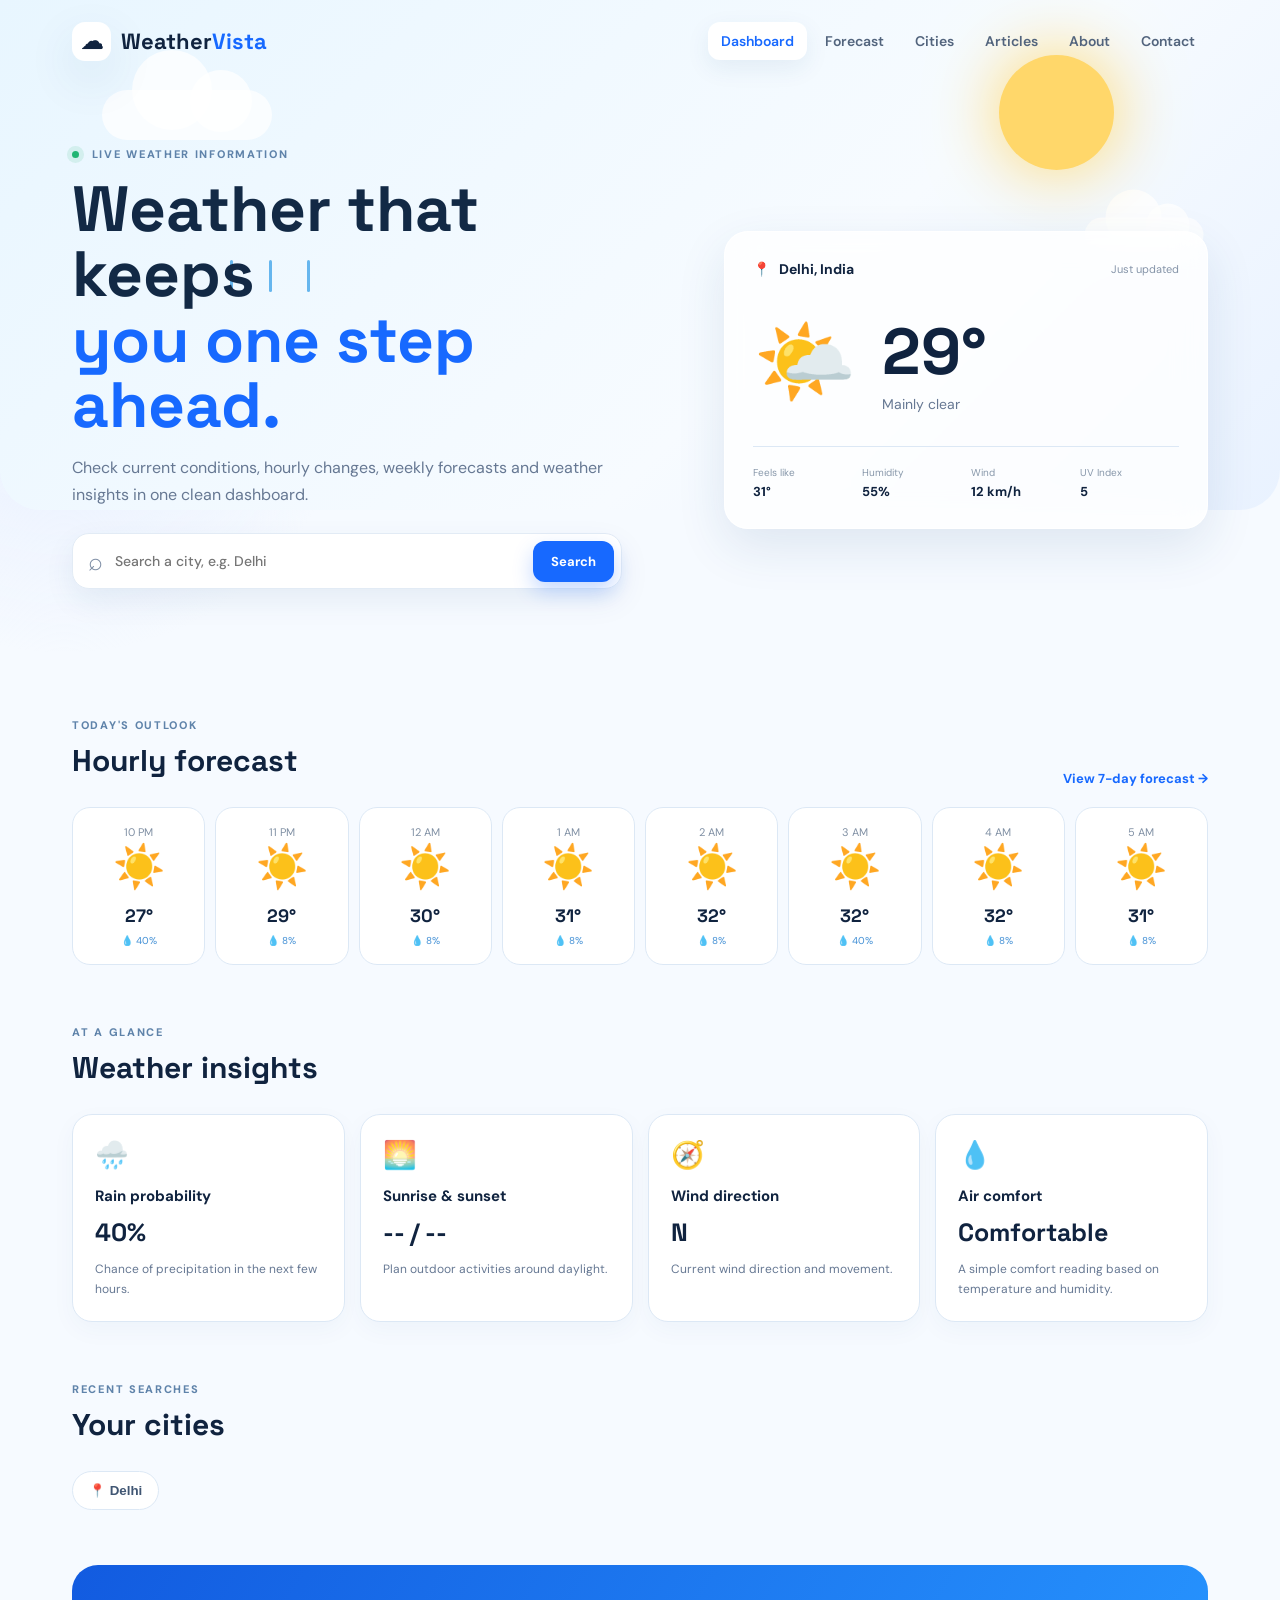
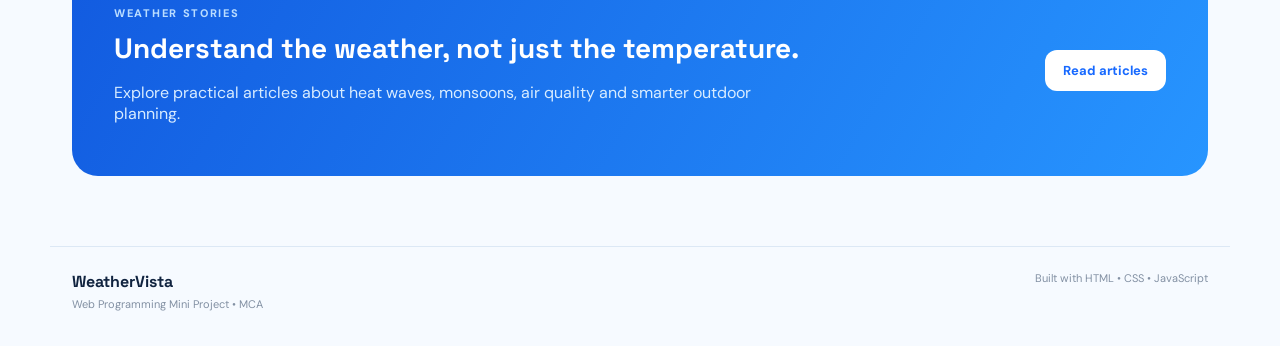
<file: index.html>
<!DOCTYPE html>
<html lang="en">
<head>
  <meta charset="UTF-8">
  <meta name="viewport" content="width=device-width, initial-scale=1.0">
  <meta name="description" content="WeatherVista - interactive weather information website">
  <title>WeatherVista | Live Weather Dashboard</title>
  <link rel="stylesheet" href="css/style.css">
</head>
<body data-page="home">
  <div class="sky-bg">
    <span class="cloud cloud-a"></span><span class="cloud cloud-b"></span>
    <span class="sun-orb"></span>
    <span class="rain-drop r1"></span><span class="rain-drop r2"></span><span class="rain-drop r3"></span>
  </div>

  <header class="site-header">
    <a class="brand" href="index.html"><span class="brand-mark">☁</span><span>Weather<span>Vista</span></span></a>
    <button class="nav-toggle" aria-label="Open navigation">☰</button>
    <nav class="nav">
      <a class="active" href="index.html">Dashboard</a>
      <a href="forecast.html">Forecast</a>
      <a href="cities.html">Cities</a>
      <a href="articles.html">Articles</a>
      <a href="about.html">About</a>
      <a href="contact.html">Contact</a>
    </nav>
  </header>

  <main class="container">
    <section class="hero">
      <div class="hero-copy">
        <div class="eyebrow"><span class="pulse-dot"></span> LIVE WEATHER INFORMATION</div>
        <h1>Weather that keeps<br><span>you one step ahead.</span></h1>
        <p>Check current conditions, hourly changes, weekly forecasts and weather insights in one clean dashboard.</p>
        <form id="searchForm" class="search-box">
          <span>⌕</span><input id="cityInput" autocomplete="off" placeholder="Search a city, e.g. Delhi" required>
          <button class="btn primary" type="submit">Search</button>
        </form>
        <div id="searchMessage" class="search-message"></div>
      </div>

      <div class="hero-weather glass">
        <div class="location-line"><span>📍</span><strong id="currentCity">Loading...</strong><span id="updatedAt">Updating</span></div>
        <div class="big-weather">
          <div id="weatherIcon" class="weather-icon huge">☀️</div>
          <div><strong id="currentTemp">--°</strong><small id="condition">Loading weather</small></div>
        </div>
        <div class="weather-stats">
          <div><span>Feels like</span><b id="feelsLike">--°</b></div>
          <div><span>Humidity</span><b id="humidity">--%</b></div>
          <div><span>Wind</span><b id="wind">-- km/h</b></div>
          <div><span>UV Index</span><b id="uv">--</b></div>
        </div>
      </div>
    </section>

    <section class="section">
      <div class="section-heading"><div><span class="eyebrow">TODAY'S OUTLOOK</span><h2>Hourly forecast</h2></div><a class="text-link" href="forecast.html">View 7-day forecast →</a></div>
      <div id="hourlyForecast" class="hourly-grid"></div>
    </section>

    <section class="section">
      <div class="section-heading"><div><span class="eyebrow">AT A GLANCE</span><h2>Weather insights</h2></div></div>
      <div class="insight-grid">
        <article class="info-card"><span class="card-icon">🌧️</span><h3>Rain probability</h3><strong id="rainChance">--%</strong><p>Chance of precipitation in the next few hours.</p></article>
        <article class="info-card"><span class="card-icon">🌅</span><h3>Sunrise & sunset</h3><strong id="sunTimes">-- / --</strong><p>Plan outdoor activities around daylight.</p></article>
        <article class="info-card"><span class="card-icon">🧭</span><h3>Wind direction</h3><strong id="windDir">--</strong><p>Current wind direction and movement.</p></article>
        <article class="info-card"><span class="card-icon">💧</span><h3>Air comfort</h3><strong id="comfort">Calculating...</strong><p>A simple comfort reading based on temperature and humidity.</p></article>
      </div>
    </section>

    <section class="section">
      <div class="section-heading"><div><span class="eyebrow">RECENT SEARCHES</span><h2>Your cities</h2></div></div>
      <div id="recentCities" class="city-pills"></div>
    </section>

    <section class="section promo">
      <div><span class="eyebrow">WEATHER STORIES</span><h2>Understand the weather, not just the temperature.</h2><p>Explore practical articles about heat waves, monsoons, air quality and smarter outdoor planning.</p></div>
      <a class="btn light" href="articles.html">Read articles</a>
    </section>
  </main>

  <footer class="footer"><div><strong>WeatherVista</strong><span>Web Programming Mini Project • MCA</span></div><span>Built with HTML • CSS • JavaScript</span></footer>
  <script src="js/app.js"></script>
</body>
</html>
</file>
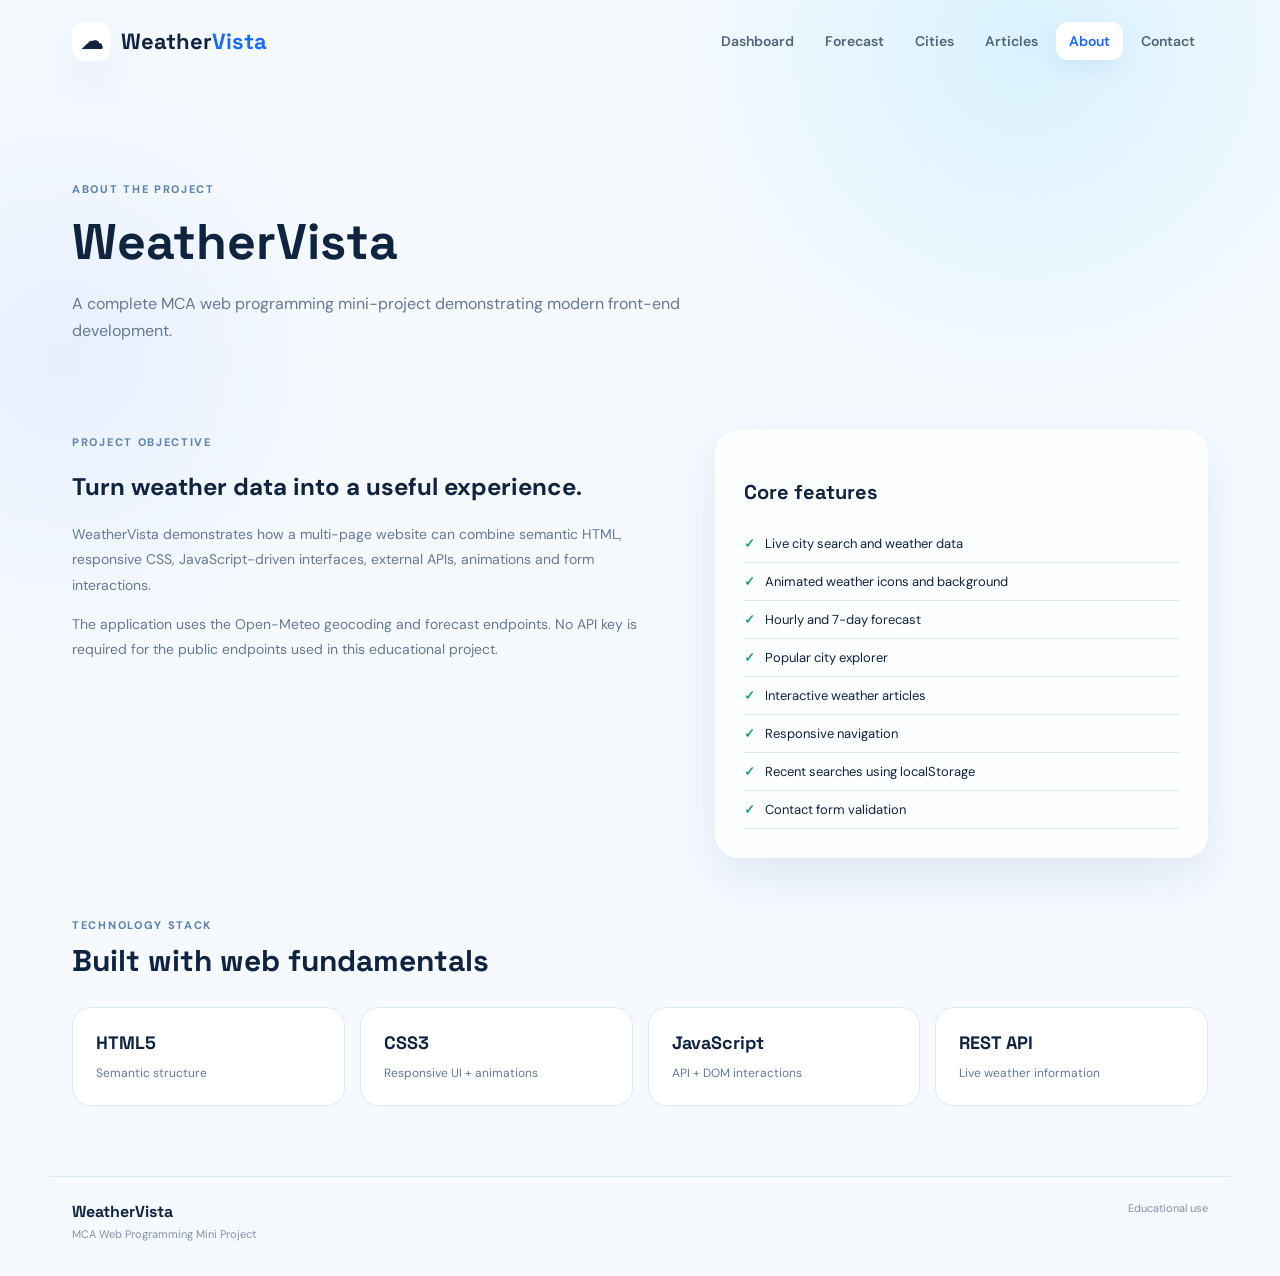
<file: about.html>
<!DOCTYPE html>
<html lang="en"><head>
<meta charset="UTF-8"><meta name="viewport" content="width=device-width, initial-scale=1.0">
<title>WeatherVista | About</title><link rel="stylesheet" href="css/style.css"></head>
<body data-page="about">
<header class="site-header"><a class="brand" href="index.html"><span class="brand-mark">☁</span><span>Weather<span>Vista</span></span></a><button class="nav-toggle">☰</button><nav class="nav"><a href="index.html">Dashboard</a><a href="forecast.html">Forecast</a><a href="cities.html">Cities</a><a href="articles.html">Articles</a><a class="active" href="about.html">About</a><a href="contact.html">Contact</a></nav></header>
<main class="container inner-page">
<section class="page-banner"><span class="eyebrow">ABOUT THE PROJECT</span><h1>WeatherVista</h1><p>A complete MCA web programming mini-project demonstrating modern front-end development.</p></section>
<section class="section two-col"><div><span class="eyebrow">PROJECT OBJECTIVE</span><h2>Turn weather data into a useful experience.</h2><p>WeatherVista demonstrates how a multi-page website can combine semantic HTML, responsive CSS, JavaScript-driven interfaces, external APIs, animations and form interactions.</p><p>The application uses the Open-Meteo geocoding and forecast endpoints. No API key is required for the public endpoints used in this educational project.</p></div><div class="glass feature-panel"><h3>Core features</h3><ul class="check-list"><li>Live city search and weather data</li><li>Animated weather icons and background</li><li>Hourly and 7-day forecast</li><li>Popular city explorer</li><li>Interactive weather articles</li><li>Responsive navigation</li><li>Recent searches using localStorage</li><li>Contact form validation</li></ul></div></section>
<section class="section"><div class="section-heading"><div><span class="eyebrow">TECHNOLOGY STACK</span><h2>Built with web fundamentals</h2></div></div><div class="tech-grid"><div><b>HTML5</b><span>Semantic structure</span></div><div><b>CSS3</b><span>Responsive UI + animations</span></div><div><b>JavaScript</b><span>API + DOM interactions</span></div><div><b>REST API</b><span>Live weather information</span></div></div></section>
</main><footer class="footer"><div><strong>WeatherVista</strong><span>MCA Web Programming Mini Project</span></div><span>Educational use</span></footer><script src="js/app.js"></script></body></html>
</file>
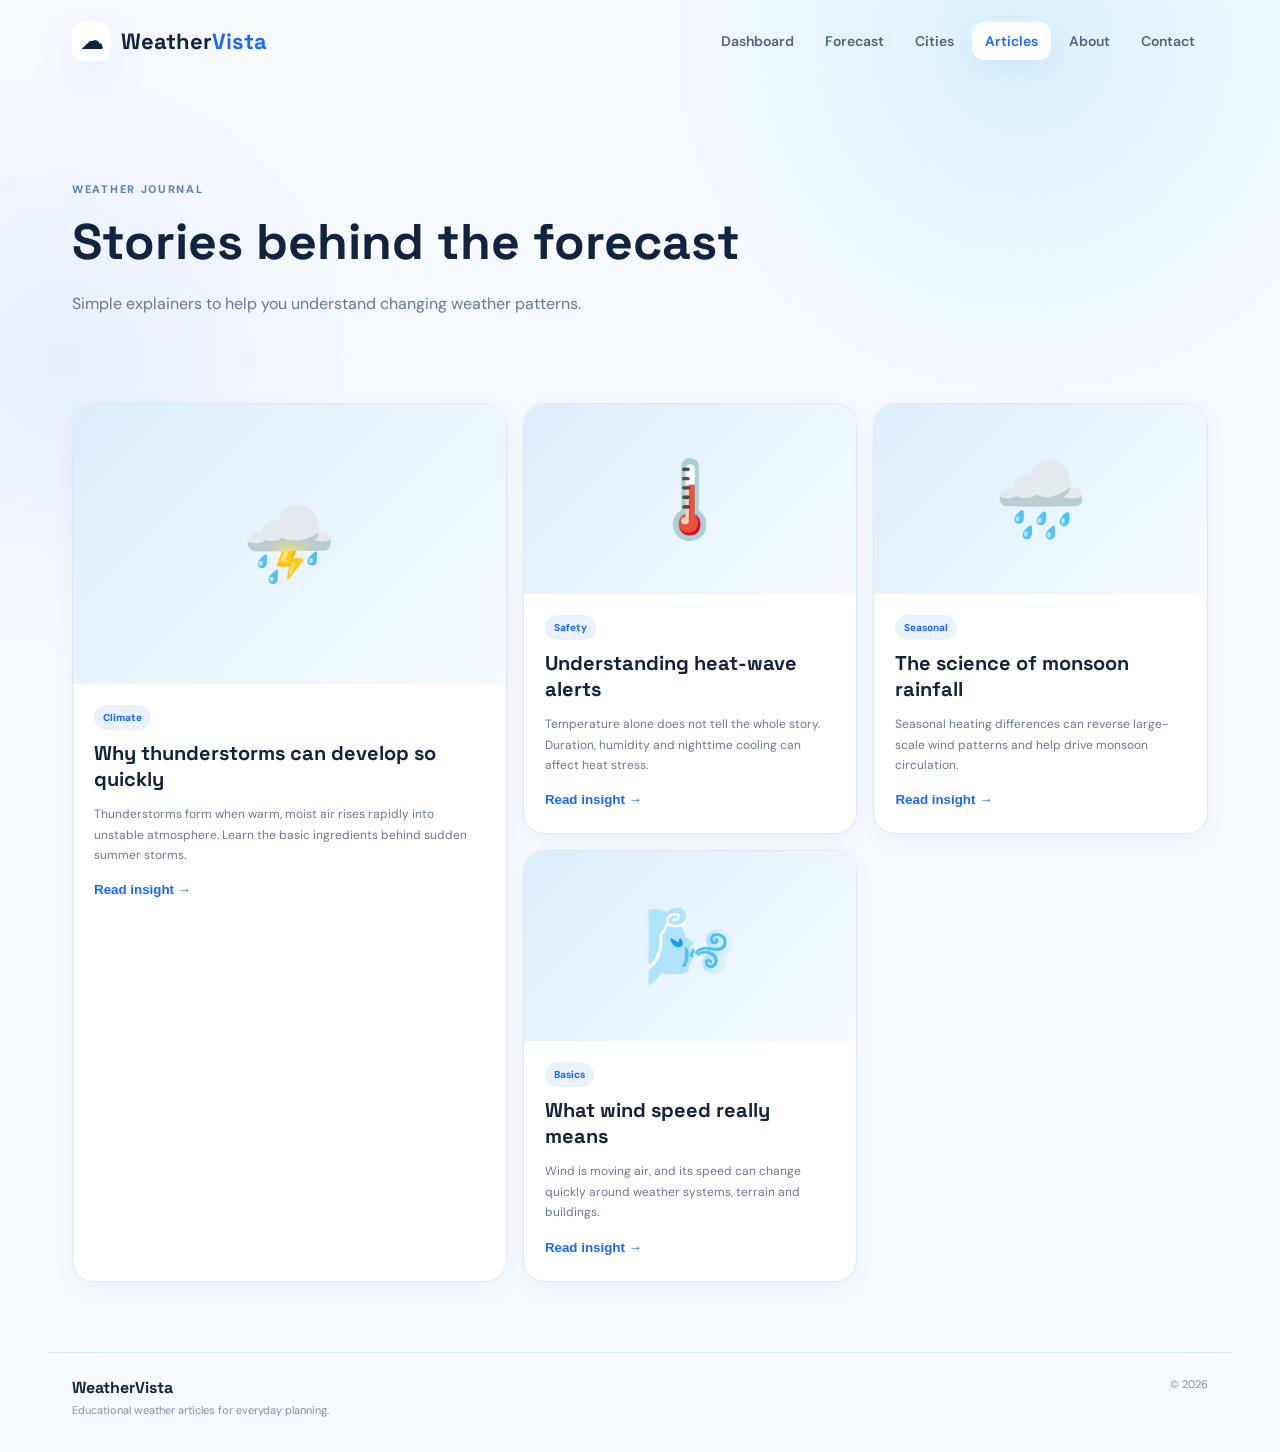
<file: articles.html>
<!DOCTYPE html>
<html lang="en"><head>
<meta charset="UTF-8"><meta name="viewport" content="width=device-width, initial-scale=1.0">
<title>WeatherVista | Weather Articles</title><link rel="stylesheet" href="css/style.css"></head>
<body data-page="articles">
<header class="site-header"><a class="brand" href="index.html"><span class="brand-mark">☁</span><span>Weather<span>Vista</span></span></a><button class="nav-toggle">☰</button><nav class="nav"><a href="index.html">Dashboard</a><a href="forecast.html">Forecast</a><a href="cities.html">Cities</a><a class="active" href="articles.html">Articles</a><a href="about.html">About</a><a href="contact.html">Contact</a></nav></header>
<main class="container inner-page">
<section class="page-banner"><span class="eyebrow">WEATHER JOURNAL</span><h1>Stories behind the forecast</h1><p>Simple explainers to help you understand changing weather patterns.</p></section>
<section class="section article-grid">
<article class="article-card featured"><div class="article-visual storm">⛈️</div><div class="article-body"><span class="tag">Climate</span><h2>Why thunderstorms can develop so quickly</h2><p>Thunderstorms form when warm, moist air rises rapidly into unstable atmosphere. Learn the basic ingredients behind sudden summer storms.</p><button class="read-btn" data-article="storm">Read insight →</button></div></article>
<article class="article-card"><div class="article-visual heat">🌡️</div><div class="article-body"><span class="tag">Safety</span><h3>Understanding heat-wave alerts</h3><p>Temperature alone does not tell the whole story. Duration, humidity and nighttime cooling can affect heat stress.</p><button class="read-btn" data-article="heat">Read insight →</button></div></article>
<article class="article-card"><div class="article-visual monsoon">🌧️</div><div class="article-body"><span class="tag">Seasonal</span><h3>The science of monsoon rainfall</h3><p>Seasonal heating differences can reverse large-scale wind patterns and help drive monsoon circulation.</p><button class="read-btn" data-article="monsoon">Read insight →</button></div></article>
<article class="article-card"><div class="article-visual wind">🌬️</div><div class="article-body"><span class="tag">Basics</span><h3>What wind speed really means</h3><p>Wind is moving air, and its speed can change quickly around weather systems, terrain and buildings.</p><button class="read-btn" data-article="wind">Read insight →</button></div></article>
</section>
<div id="articleModal" class="modal" aria-hidden="true"><div class="modal-box"><button class="modal-close">×</button><span id="modalTag" class="tag"></span><h2 id="modalTitle"></h2><p id="modalText"></p><div class="modal-fact" id="modalFact"></div></div></div>
</main><footer class="footer"><div><strong>WeatherVista</strong><span>Educational weather articles for everyday planning.</span></div><span>© 2026</span></footer>
<script src="js/app.js"></script></body></html>
</file>
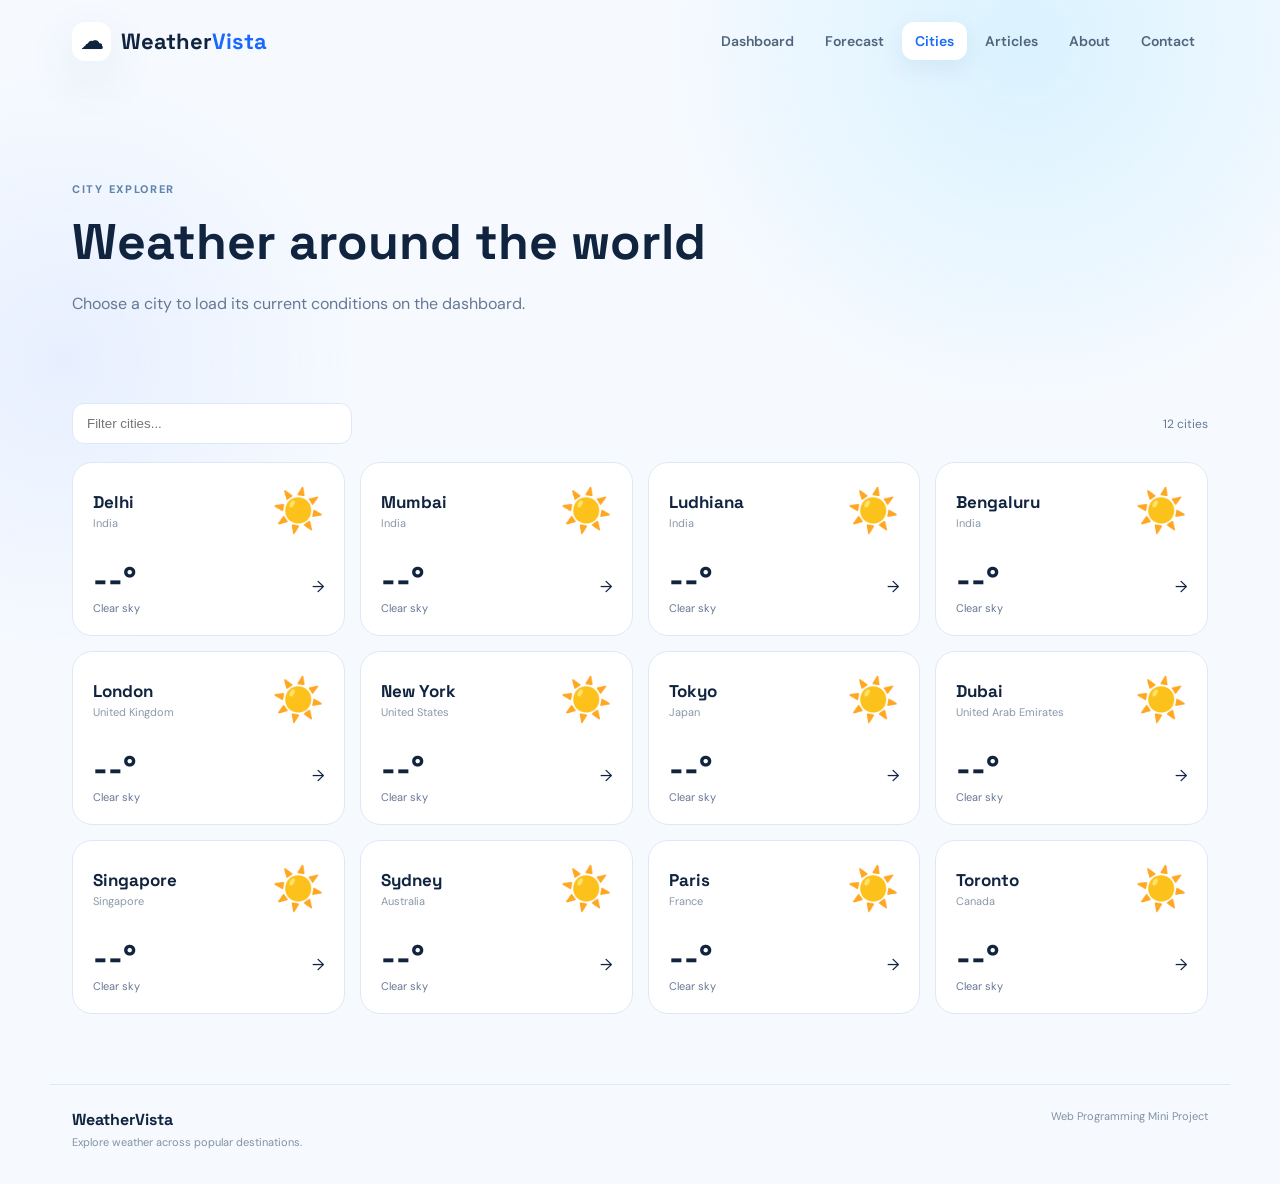
<file: cities.html>
<!DOCTYPE html>
<html lang="en"><head>
<meta charset="UTF-8"><meta name="viewport" content="width=device-width, initial-scale=1.0">
<title>WeatherVista | World Cities</title><link rel="stylesheet" href="css/style.css"></head>
<body data-page="cities">
<header class="site-header"><a class="brand" href="index.html"><span class="brand-mark">☁</span><span>Weather<span>Vista</span></span></a><button class="nav-toggle">☰</button><nav class="nav"><a href="index.html">Dashboard</a><a href="forecast.html">Forecast</a><a class="active" href="cities.html">Cities</a><a href="articles.html">Articles</a><a href="about.html">About</a><a href="contact.html">Contact</a></nav></header>
<main class="container inner-page">
<section class="page-banner"><span class="eyebrow">CITY EXPLORER</span><h1>Weather around the world</h1><p>Choose a city to load its current conditions on the dashboard.</p></section>
<section class="section"><div class="city-toolbar"><input id="cityFilter" class="field" placeholder="Filter cities..."><span id="cityCount">12 cities</span></div><div id="cityGrid" class="world-grid"></div></section>
</main><footer class="footer"><div><strong>WeatherVista</strong><span>Explore weather across popular destinations.</span></div><span>Web Programming Mini Project</span></footer>
<script src="js/app.js"></script></body></html>
</file>
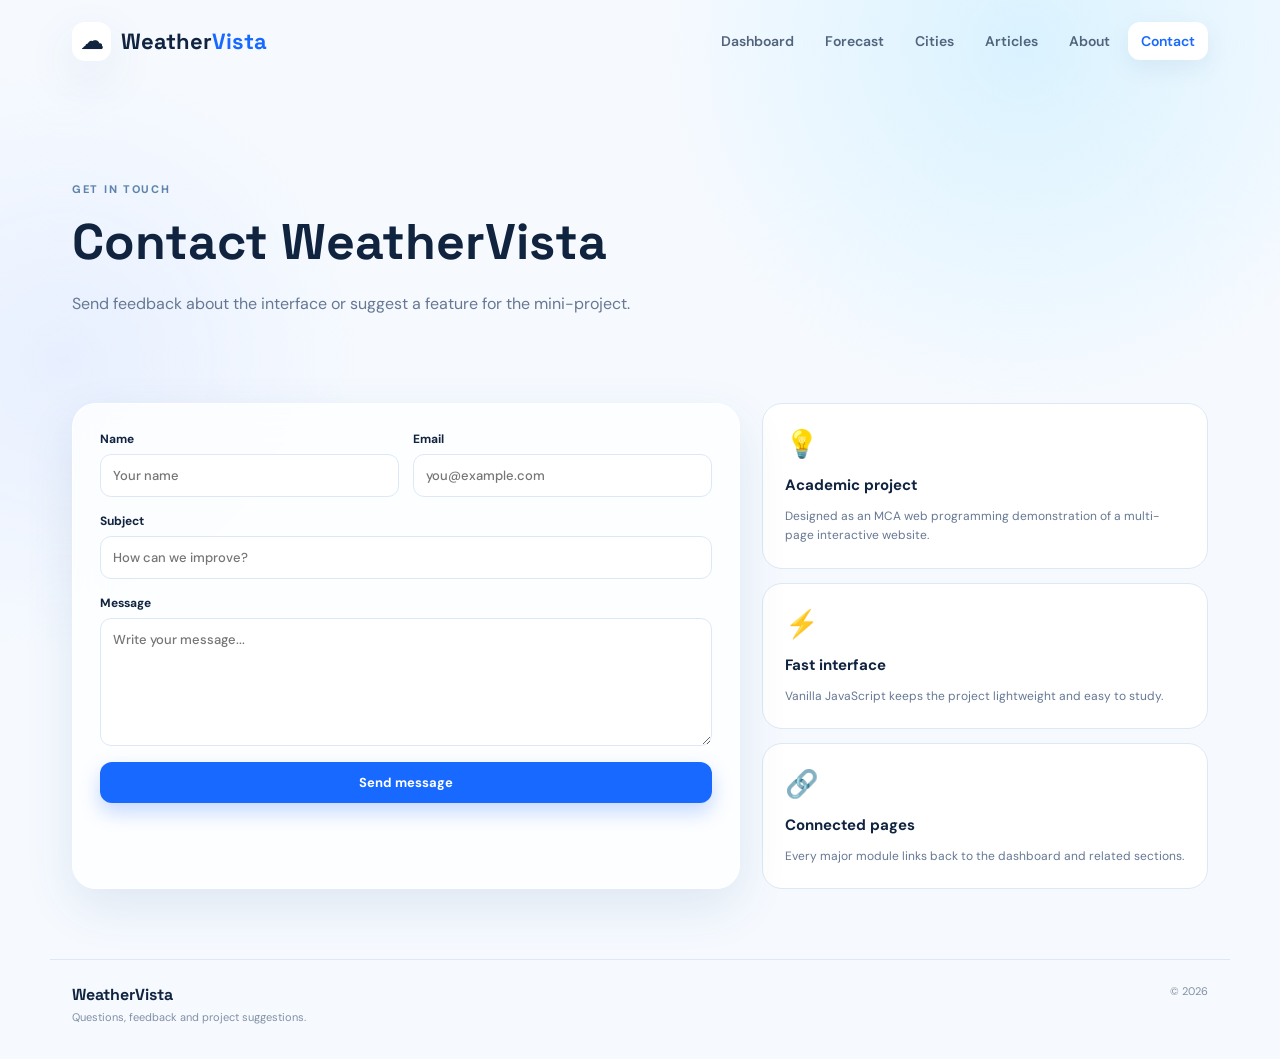
<file: contact.html>
<!DOCTYPE html>
<html lang="en"><head>
<meta charset="UTF-8"><meta name="viewport" content="width=device-width, initial-scale=1.0">
<title>WeatherVista | Contact</title><link rel="stylesheet" href="css/style.css"></head>
<body data-page="contact">
<header class="site-header"><a class="brand" href="index.html"><span class="brand-mark">☁</span><span>Weather<span>Vista</span></span></a><button class="nav-toggle">☰</button><nav class="nav"><a href="index.html">Dashboard</a><a href="forecast.html">Forecast</a><a href="cities.html">Cities</a><a href="articles.html">Articles</a><a href="about.html">About</a><a class="active" href="contact.html">Contact</a></nav></header>
<main class="container inner-page">
<section class="page-banner"><span class="eyebrow">GET IN TOUCH</span><h1>Contact WeatherVista</h1><p>Send feedback about the interface or suggest a feature for the mini-project.</p></section>
<section class="section contact-layout"><form id="contactForm" class="contact-form glass"><div class="form-row"><label>Name<input name="name" required minlength="2" placeholder="Your name"></label><label>Email<input name="email" type="email" required placeholder="you@example.com"></label></div><label>Subject<input name="subject" required placeholder="How can we improve?"></label><label>Message<textarea name="message" rows="6" required minlength="10" placeholder="Write your message..."></textarea></label><button class="btn primary" type="submit">Send message</button><div id="contactResult" class="form-result"></div></form>
<div class="contact-info"><div class="info-card"><span class="card-icon">💡</span><h3>Academic project</h3><p>Designed as an MCA web programming demonstration of a multi-page interactive website.</p></div><div class="info-card"><span class="card-icon">⚡</span><h3>Fast interface</h3><p>Vanilla JavaScript keeps the project lightweight and easy to study.</p></div><div class="info-card"><span class="card-icon">🔗</span><h3>Connected pages</h3><p>Every major module links back to the dashboard and related sections.</p></div></div></section>
</main><footer class="footer"><div><strong>WeatherVista</strong><span>Questions, feedback and project suggestions.</span></div><span>© 2026</span></footer><script src="js/app.js"></script></body></html>
</file>
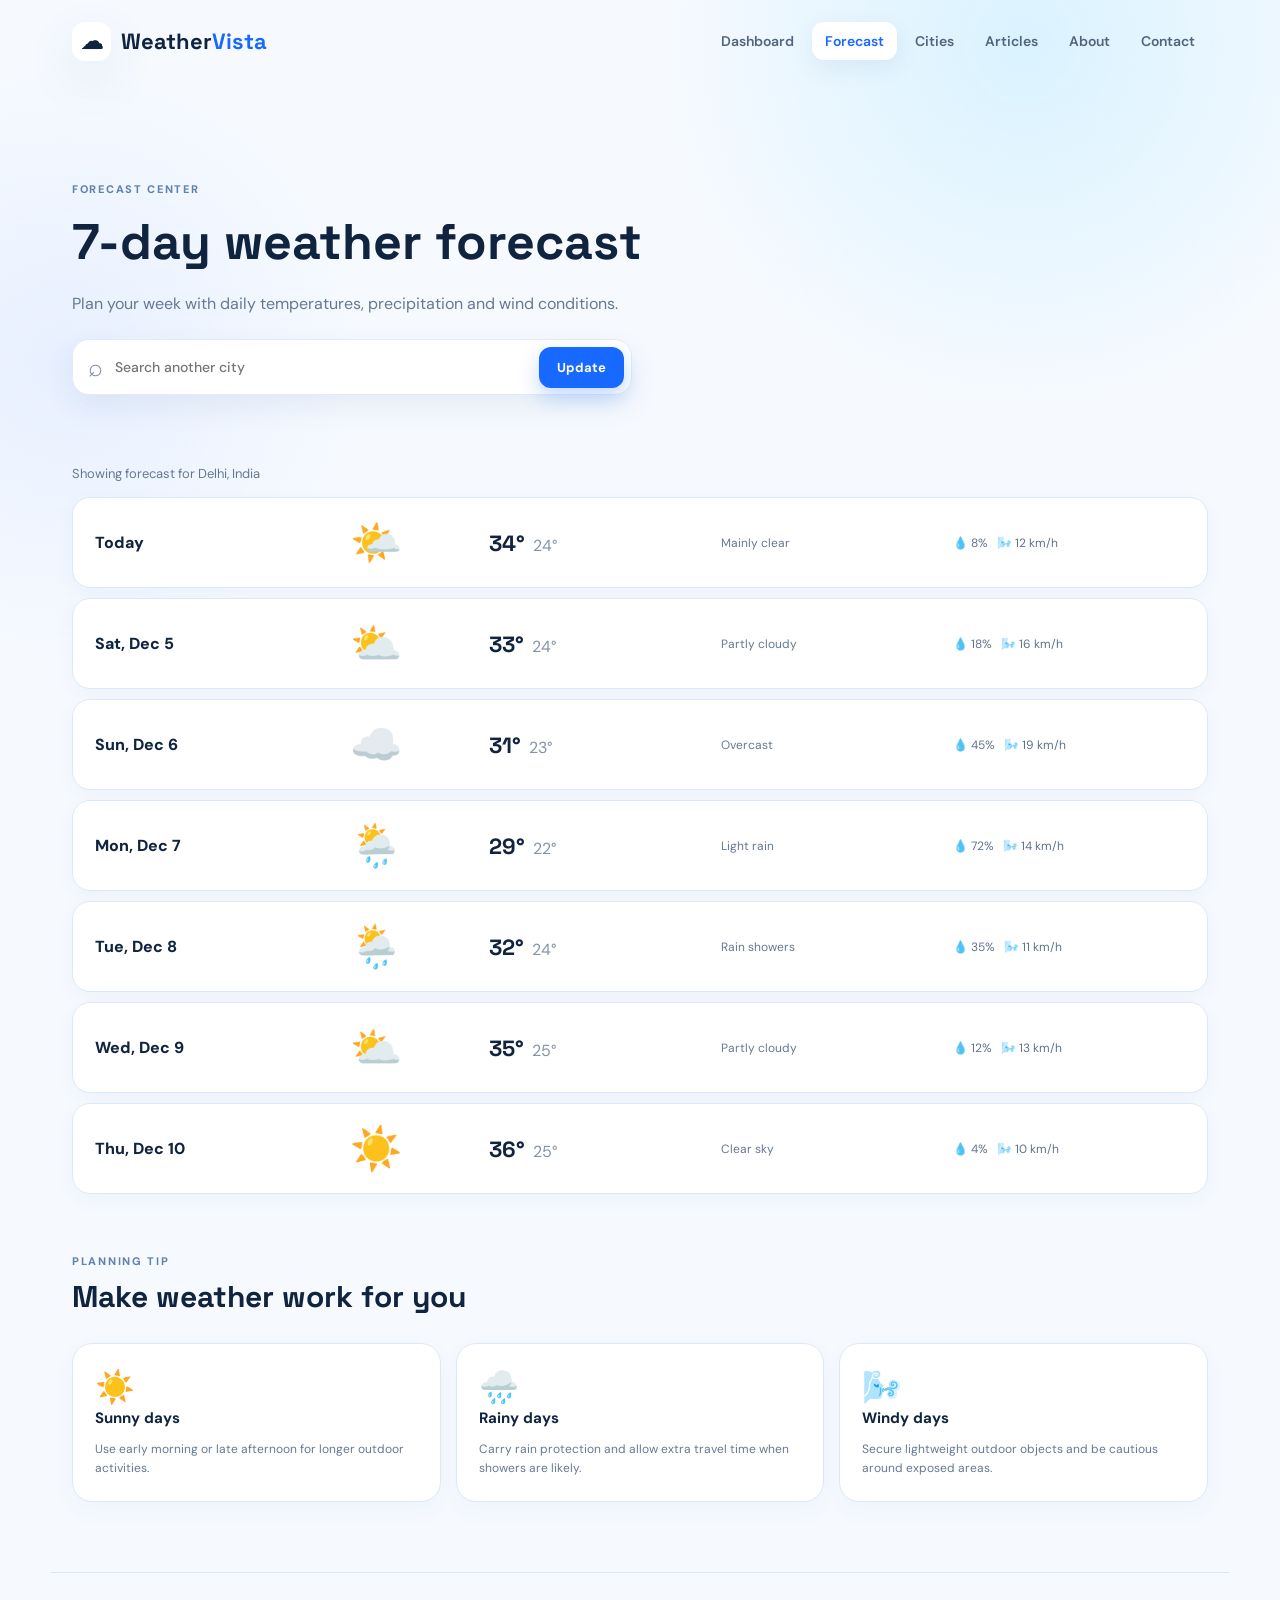
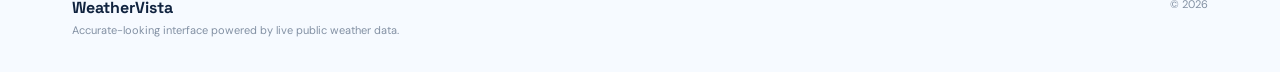
<file: forecast.html>
<!DOCTYPE html>
<html lang="en"><head>
<meta charset="UTF-8"><meta name="viewport" content="width=device-width, initial-scale=1.0">
<title>WeatherVista | 7-Day Forecast</title><link rel="stylesheet" href="css/style.css"></head>
<body data-page="forecast">
<header class="site-header"><a class="brand" href="index.html"><span class="brand-mark">☁</span><span>Weather<span>Vista</span></span></a><button class="nav-toggle">☰</button><nav class="nav"><a href="index.html">Dashboard</a><a class="active" href="forecast.html">Forecast</a><a href="cities.html">Cities</a><a href="articles.html">Articles</a><a href="about.html">About</a><a href="contact.html">Contact</a></nav></header>
<main class="container inner-page">
<section class="page-banner"><span class="eyebrow">FORECAST CENTER</span><h1>7-day weather forecast</h1><p>Plan your week with daily temperatures, precipitation and wind conditions.</p>
<form id="forecastSearch" class="search-box compact"><span>⌕</span><input id="forecastCity" placeholder="Search another city" required><button class="btn primary">Update</button></form></section>
<section class="section"><div id="forecastStatus" class="status-line">Loading forecast...</div><div id="dailyForecast" class="forecast-list"></div></section>
<section class="section"><div class="section-heading"><div><span class="eyebrow">PLANNING TIP</span><h2>Make weather work for you</h2></div></div>
<div class="tip-grid"><article class="tip-card"><span>☀️</span><h3>Sunny days</h3><p>Use early morning or late afternoon for longer outdoor activities.</p></article><article class="tip-card"><span>🌧️</span><h3>Rainy days</h3><p>Carry rain protection and allow extra travel time when showers are likely.</p></article><article class="tip-card"><span>🌬️</span><h3>Windy days</h3><p>Secure lightweight outdoor objects and be cautious around exposed areas.</p></article></div></section>
</main><footer class="footer"><div><strong>WeatherVista</strong><span>Accurate-looking interface powered by live public weather data.</span></div><span>© 2026</span></footer>
<script src="js/app.js"></script></body></html>
</file>
<file: css/style.css>
@import url('https://fonts.googleapis.com/css2?family=DM+Sans:wght@400;500;600;700&family=Space+Grotesk:wght@500;600;700&display=swap');
:root{--ink:#10233f;--muted:#667893;--primary:#1769ff;--sky:#eaf5ff;--line:#dce8f5;--card:#fff;--shadow:0 18px 50px rgba(27,73,125,.11);--radius:24px}
*{box-sizing:border-box}html{scroll-behavior:smooth}body{margin:0;color:var(--ink);font-family:"DM Sans",sans-serif;background:#f6faff;min-height:100vh}body:before{content:"";position:fixed;inset:0;background:radial-gradient(circle at 80% 5%,#d9f2ff 0,transparent 27%),radial-gradient(circle at 5% 40%,#e7efff 0,transparent 22%);z-index:-3}.sky-bg{position:absolute;top:0;left:0;width:100%;height:510px;overflow:hidden;z-index:-1;background:linear-gradient(135deg,#e8f6ff,#f7fbff 62%,#e9f2ff);border-bottom-left-radius:40px;border-bottom-right-radius:40px}.cloud{position:absolute;width:170px;height:50px;border-radius:50px;background:rgba(255,255,255,.72);filter:blur(.3px);animation:drift 24s linear infinite}.cloud:before,.cloud:after{content:"";position:absolute;border-radius:50%;background:inherit}.cloud:before{width:80px;height:80px;left:30px;bottom:10px}.cloud:after{width:62px;height:62px;left:88px;bottom:8px}.cloud-a{top:90px;left:8%;}.cloud-b{top:210px;right:4%;transform:scale(.7);animation-duration:30s}.sun-orb{position:absolute;width:115px;height:115px;border-radius:50%;right:13%;top:55px;background:#ffd76a;box-shadow:0 0 70px #ffd76a;animation:pulse 4s ease-in-out infinite}.rain-drop{position:absolute;width:3px;height:32px;border-radius:3px;background:#66b6ee;top:260px;animation:rain 1.2s linear infinite}.r1{left:18%;animation-delay:.2s}.r2{left:21%;animation-delay:.6s}.r3{left:24%;animation-delay:.9s}@keyframes drift{50%{transform:translateX(55px)}100%{transform:translateX(0)}}@keyframes pulse{50%{transform:scale(1.08);opacity:.9}}@keyframes rain{0%{transform:translateY(-30px);opacity:0}30%{opacity:1}100%{transform:translateY(90px);opacity:0}}
.site-header{height:82px;display:flex;align-items:center;justify-content:space-between;max-width:1180px;margin:auto;padding:0 22px;position:relative}.brand{display:flex;gap:10px;align-items:center;text-decoration:none;color:var(--ink);font:700 22px "Space Grotesk"}.brand>span:last-child span{color:var(--primary)}.brand-mark{width:39px;height:39px;border-radius:13px;display:grid;place-items:center;background:#fff;box-shadow:var(--shadow);font-size:22px}.nav{display:flex;gap:5px;align-items:center}.nav a{padding:10px 13px;border-radius:12px;text-decoration:none;color:#52647d;font-size:14px;font-weight:600}.nav a:hover,.nav a.active{background:#fff;color:var(--primary);box-shadow:0 8px 25px rgba(27,73,125,.08)}.nav-toggle{display:none;border:0;background:#fff;font-size:23px;border-radius:10px;padding:8px}
.container{max-width:1180px;margin:auto;padding:20px 22px 70px}.hero{min-height:410px;display:grid;grid-template-columns:1.1fr .9fr;gap:60px;align-items:center;padding:45px 0}.eyebrow{font-size:11px;letter-spacing:1.7px;font-weight:800;color:#5f83aa}.pulse-dot{display:inline-block;width:7px;height:7px;border-radius:50%;background:#21b573;box-shadow:0 0 0 5px rgba(33,181,115,.12);margin-right:8px}.hero h1{font:700 clamp(43px,5vw,68px)/1.02 "Space Grotesk";margin:16px 0;color:#122945}.hero h1 span{color:var(--primary)}.hero p,.page-banner p{color:var(--muted);line-height:1.7;max-width:610px}.search-box{display:flex;align-items:center;background:#fff;border:1px solid #e2ebf5;border-radius:17px;padding:6px 7px 6px 15px;max-width:550px;box-shadow:0 12px 30px rgba(27,73,125,.08);margin-top:25px}.search-box>span{font-size:25px;color:#7d8da4}.search-box input{border:0;outline:0;flex:1;padding:12px;font:500 14px "DM Sans";min-width:0}.btn{border:0;border-radius:12px;padding:12px 18px;font:700 13px "DM Sans";cursor:pointer;text-decoration:none;display:inline-block}.primary{background:var(--primary);color:#fff;box-shadow:0 9px 20px rgba(23,105,255,.25)}.light{background:#fff;color:var(--primary)}.search-message{font-size:12px;color:#d54f4f;margin-top:8px;min-height:16px}.glass{background:rgba(255,255,255,.78);backdrop-filter:blur(16px);border:1px solid rgba(255,255,255,.85);box-shadow:var(--shadow);border-radius:var(--radius)}.hero-weather{padding:28px}.location-line{display:flex;gap:9px;align-items:center;font-size:14px}.location-line span:last-child{color:#8493a8;font-size:11px;margin-left:auto}.big-weather{display:flex;align-items:center;gap:25px;margin:30px 0}.weather-icon{font-size:42px;display:inline-block}.weather-icon.huge{font-size:83px;animation:float 3s ease-in-out infinite}@keyframes float{50%{transform:translateY(-9px) rotate(2deg)}}.big-weather strong{font:700 65px "Space Grotesk";display:block}.big-weather small{font-size:14px;color:var(--muted)}.weather-stats{display:grid;grid-template-columns:repeat(4,1fr);border-top:1px solid var(--line);padding-top:19px;gap:10px}.weather-stats div{display:flex;flex-direction:column;gap:4px}.weather-stats span{font-size:10px;color:#8797aa}.weather-stats b{font-size:13px}.section{margin-top:55px}.section-heading{display:flex;align-items:end;justify-content:space-between;margin-bottom:20px}.section-heading h2,.page-banner h1{font:700 30px "Space Grotesk";margin:7px 0}.text-link{color:var(--primary);font-size:13px;text-decoration:none;font-weight:700}.hourly-grid{display:grid;grid-template-columns:repeat(8,1fr);gap:10px}.hour-card{background:#fff;border:1px solid var(--line);padding:17px 8px;border-radius:18px;text-align:center;transition:.2s}.hour-card:hover{transform:translateY(-5px);box-shadow:var(--shadow)}.hour-card .time{font-size:11px;color:#8090a4}.hour-card .temp{font:700 18px "Space Grotesk";margin-top:10px}.hour-card .rain{font-size:10px;color:#418fd5;margin-top:7px}.insight-grid{display:grid;grid-template-columns:repeat(4,1fr);gap:15px}.info-card,.tip-card{background:#fff;border:1px solid var(--line);border-radius:20px;padding:22px;box-shadow:0 8px 25px rgba(27,73,125,.04)}.card-icon{font-size:27px;display:block;margin-bottom:14px}.info-card h3,.tip-card h3{font-size:15px;margin:0 0 10px}.info-card strong{font:700 25px "Space Grotesk"}.info-card p,.tip-card p{font-size:12px;color:var(--muted);line-height:1.6;margin-bottom:0}.city-pills{display:flex;gap:10px;flex-wrap:wrap}.city-pill{border:1px solid var(--line);background:#fff;padding:11px 16px;border-radius:30px;cursor:pointer;font-weight:700;color:#405673}.promo{border-radius:26px;background:linear-gradient(120deg,#125be0,#2795ff);color:#fff;padding:36px 42px;display:flex;align-items:center;justify-content:space-between;gap:25px}.promo .eyebrow{color:#b9dcff}.promo h2{font:700 28px "Space Grotesk";margin:8px 0}.promo p{color:#d8ecff;max-width:650px}.footer{max-width:1180px;margin:auto;border-top:1px solid var(--line);padding:24px 22px 35px;display:flex;justify-content:space-between;color:#8290a3;font-size:11px;gap:20px}.footer div{display:flex;flex-direction:column;gap:5px}.footer strong{font:700 16px "Space Grotesk";color:var(--ink)}
.inner-page{padding-top:50px}.page-banner{padding:45px 0 15px}.page-banner h1{font-size:50px;margin-top:12px}.compact{margin-top:22px;max-width:560px}.status-line{color:var(--muted);font-size:13px;margin-bottom:15px}.forecast-list{display:grid;gap:10px}.forecast-row{display:grid;grid-template-columns:1.1fr .6fr 1fr 1fr 1fr;align-items:center;background:#fff;border:1px solid var(--line);border-radius:18px;padding:17px 22px;box-shadow:0 6px 20px rgba(27,73,125,.04)}.forecast-day{font-weight:800}.forecast-condition{color:var(--muted);font-size:12px}.temps strong{font:700 22px "Space Grotesk"}.temps span{color:#8493a8;margin-left:8px}.forecast-metric{font-size:12px;color:#60738d}.tip-grid{display:grid;grid-template-columns:repeat(3,1fr);gap:15px}.tip-card>span{font-size:32px}.city-toolbar{display:flex;justify-content:space-between;align-items:center;margin-bottom:18px;color:var(--muted);font-size:12px}.field{border:1px solid var(--line);background:#fff;border-radius:12px;padding:12px 14px;outline:0;width:280px}.world-grid{display:grid;grid-template-columns:repeat(4,1fr);gap:15px}.world-card{background:#fff;border:1px solid var(--line);border-radius:20px;padding:20px;cursor:pointer;transition:.2s}.world-card:hover{transform:translateY(-5px);box-shadow:var(--shadow)}.world-card .city-top{display:flex;justify-content:space-between;align-items:center}.world-card .city-name{font:700 17px "Space Grotesk"}.world-card .country{font-size:11px;color:#8a98a9;margin-top:3px}.world-card .city-weather{display:flex;justify-content:space-between;align-items:center;margin-top:20px}.world-card .city-temp{font:700 34px "Space Grotesk"}.world-card .city-condition{font-size:11px;color:var(--muted)}.article-grid{display:grid;grid-template-columns:1.3fr 1fr 1fr;gap:16px}.article-card{background:#fff;border:1px solid var(--line);border-radius:22px;overflow:hidden;box-shadow:0 7px 25px rgba(27,73,125,.05)}.article-card.featured{grid-row:span 2}.article-visual{height:190px;display:grid;place-items:center;font-size:75px;background:linear-gradient(135deg,#dcefff,#f5fbff)}.featured .article-visual{height:280px}.article-body{padding:21px}.article-body h2,.article-body h3{font:700 20px "Space Grotesk";margin:10px 0}.article-body p{font-size:12px;color:var(--muted);line-height:1.7}.tag{display:inline-block;font-size:10px;color:var(--primary);background:#eaf2ff;padding:6px 9px;border-radius:30px;font-weight:800}.read-btn{border:0;background:none;padding:5px 0;color:var(--primary);font-weight:800;cursor:pointer}.modal{position:fixed;inset:0;background:rgba(12,31,55,.45);display:none;place-items:center;padding:20px;z-index:20}.modal.open{display:grid}.modal-box{background:#fff;border-radius:24px;max-width:570px;padding:30px;position:relative;box-shadow:0 30px 80px rgba(0,0,0,.22)}.modal-close{position:absolute;right:18px;top:15px;border:0;background:#eef5ff;border-radius:50%;width:34px;height:34px;font-size:22px;cursor:pointer}.modal-box h2{font:700 27px "Space Grotesk"}.modal-box p{line-height:1.8;color:var(--muted)}.modal-fact{border-left:3px solid var(--primary);padding:12px 15px;background:#f5f9ff;font-size:12px}.two-col{display:grid;grid-template-columns:1.1fr .9fr;gap:40px;align-items:start}.two-col p{color:var(--muted);line-height:1.8;font-size:14px}.feature-panel{padding:28px}.feature-panel h3{font:700 20px "Space Grotesk"}.check-list{list-style:none;padding:0;margin:0}.check-list li{padding:10px 0;border-bottom:1px solid var(--line);font-size:13px}.check-list li:before{content:"✓";color:#17a673;font-weight:800;margin-right:10px}.tech-grid{display:grid;grid-template-columns:repeat(4,1fr);gap:15px}.tech-grid>div{background:#fff;border:1px solid var(--line);border-radius:18px;padding:23px}.tech-grid b{display:block;font:700 18px "Space Grotesk";margin-bottom:7px}.tech-grid span{font-size:12px;color:var(--muted)}.contact-layout{display:grid;grid-template-columns:1.2fr .8fr;gap:22px}.contact-form{padding:27px;display:flex;flex-direction:column;gap:16px}.contact-form label{font-size:12px;font-weight:700;display:flex;flex-direction:column;gap:7px}.contact-form input,.contact-form textarea{border:1px solid var(--line);border-radius:11px;padding:12px;font:500 13px "DM Sans";outline:0;resize:vertical}.form-row{display:grid;grid-template-columns:1fr 1fr;gap:14px}.form-result{font-size:12px;color:#16845d;min-height:16px}.contact-info{display:grid;gap:14px}.contact-info .info-card{box-shadow:none}
@media(max-width:900px){.hero{grid-template-columns:1fr;gap:25px}.hourly-grid{grid-template-columns:repeat(4,1fr)}.insight-grid{grid-template-columns:repeat(2,1fr)}.world-grid{grid-template-columns:repeat(2,1fr)}.article-grid{grid-template-columns:1fr 1fr}.article-card.featured{grid-column:span 2;grid-row:auto}.two-col,.contact-layout{grid-template-columns:1fr}.tech-grid{grid-template-columns:repeat(2,1fr)}}
@media(max-width:700px){.site-header{height:70px}.nav-toggle{display:block}.nav{display:none;position:absolute;top:62px;right:20px;background:#fff;padding:8px;border-radius:15px;box-shadow:var(--shadow);z-index:10;flex-direction:column;align-items:stretch}.nav.open{display:flex}.nav a{min-width:150px}.hero{padding-top:25px}.hero h1{font-size:43px}.hero-weather{padding:20px}.weather-stats{grid-template-columns:repeat(2,1fr);gap:16px}.hourly-grid{grid-template-columns:repeat(2,1fr)}.promo{flex-direction:column;align-items:flex-start}.page-banner h1{font-size:38px}.forecast-row{grid-template-columns:1fr 1fr;gap:12px}.world-grid,.article-grid{grid-template-columns:1fr}.article-card.featured{grid-column:auto}.tech-grid{grid-template-columns:1fr 1fr}.form-row{grid-template-columns:1fr}.footer{flex-direction:column}.sky-bg{height:600px}}
</file>
